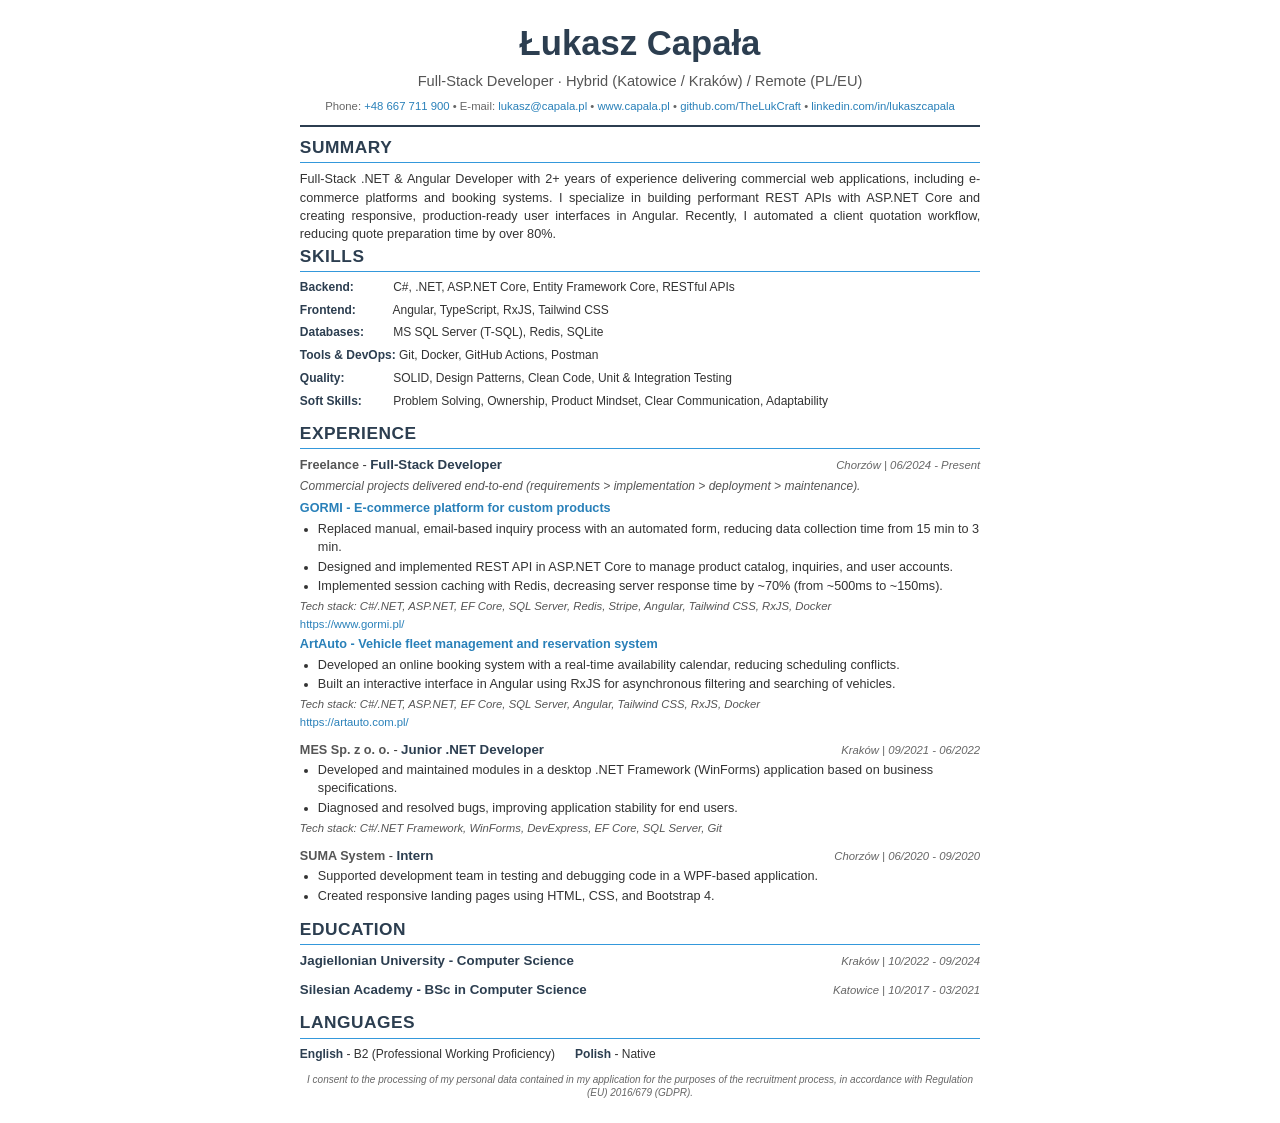
<file: cv.html>
<!DOCTYPE html>
<html lang="pl">
<head>
    <meta charset="UTF-8">
    <meta name="viewport" content="width=device-width, initial-scale=1.0">
    <title>Łukasz Capała - CV</title>
    <style>
        * {
            margin: 0;
            padding: 0;
            box-sizing: border-box;
        }

        @page {
            size: A4;
            margin: 0;
        }

        @media print {
            body {
                -webkit-print-color-adjust: exact;
                print-color-adjust: exact;
            }
        }

        body {
            font-family: 'Segoe UI', Tahoma, Geneva, Verdana, sans-serif;
            font-size: 9.5pt;
            line-height: 1.4;
            color: #333;
            background: white;
            width: 210mm;
            height: 297mm;
            margin: 0 auto;
            padding: 5mm 15mm 12mm 15mm;
        }

        .header {
            text-align: center;
            margin-bottom: 8px;
            border-bottom: 2px solid #2c3e50;
            padding-bottom: 10px;
        }

        .header h1 {
            font-size: 26pt;
            color: #2c3e50;
            margin-bottom: 4px;
            font-weight: 700;
        }

        .header .subtitle {
            font-size: 11pt;
            color: #555;
            margin-bottom: 6px;
        }

        .contact {
            font-size: 8.5pt;
            color: #666;
            line-height: 1.5;
        }

        .contact a {
            color: #2980b9;
            text-decoration: none;
        }

        .contact a:hover {
            text-decoration: underline;
        }

        .section {
            margin-bottom: 11px;
        }

        .section-title {
            font-size: 13pt;
            font-weight: 700;
            color: #2c3e50;
            border-bottom: 1.5px solid #3498db;
            padding-bottom: 3px;
            margin-bottom: 7px;
            text-transform: uppercase;
            letter-spacing: 0.5px;
        }

        .summary {
            text-align: justify;
            line-height: 1.45;
        }

        .skills-grid {
            display: grid;
            grid-template-columns: 1fr;
            gap: 6px;
            margin-bottom: 8px;
        }

        .skill-item {
            font-size: 9pt;
        }

        .skill-label {
            font-weight: 600;
            color: #2c3e50;
            display: inline-block;
            min-width: 90px;
        }

        .tech-badges {
            display: flex;
            gap: 8px;
            flex-wrap: wrap;
            margin-top: 6px;
        }

        .badge {
            background: #3498db;
            color: white;
            padding: 3px 10px;
            border-radius: 12px;
            font-size: 8.5pt;
            font-weight: 600;
        }

        .experience-item, .education-item {
            margin-bottom: 10px;
        }

        .exp-header {
            display: flex;
            justify-content: space-between;
            align-items: baseline;
            margin-bottom: 2px;
        }

        .exp-title {
            font-weight: 700;
            font-size: 10pt;
            color: #2c3e50;
        }

        .exp-company {
            font-weight: 600;
            color: #555;
        }

        .exp-period {
            font-size: 8.5pt;
            color: #666;
            font-style: italic;
        }

        .exp-location {
            font-size: 8.5pt;
            color: #666;
            margin-bottom: 3px;
        }

        .project-name {
            font-weight: 600;
            color: #2980b9;
            margin-top: 3px;
            margin-bottom: 2px;
            font-size: 9.5pt;
        }

        .exp-description {
            margin-left: 0;
            margin-top: 3px;
        }

        .exp-description li {
            margin-bottom: 2px;
            margin-left: 18px;
        }

        .tech-stack {
            font-size: 8.5pt;
            color: #555;
            margin-top: 3px;
            font-style: italic;
        }

        .project-link {
            font-size: 8.5pt;
            margin-top: 2px;
        }

        .project-link a {
            color: #2980b9;
            text-decoration: none;
        }

        .certifications {
            display: grid;
            grid-template-columns: 1fr 1fr;
            gap: 3px 12px;
        }

        .cert-item {
            font-size: 9pt;
        }

        .cert-name {
            font-weight: 600;
            color: #2c3e50;
        }

        .cert-issuer {
            color: #666;
            font-size: 8.5pt;
        }

        .languages {
            display: flex;
            gap: 20px;
        }

        .lang-item {
            font-size: 9pt;
        }

        .lang-name {
            font-weight: 600;
            color: #2c3e50;
        }

        .consent {
            font-size: 7.5pt;
            color: #666;
            text-align: center;
            margin-top: 10px;
            font-style: italic;
            line-height: 1.3;
        }

        .two-column {
            display: grid;
            grid-template-columns: 1fr 1fr;
            gap: 12px;
        }
    </style>
</head>
<body>
    <div class="header">
        <h1>Łukasz Capała</h1>
        <div class="subtitle">Full-Stack Developer · Hybrid (Katowice / Kraków) / Remote (PL/EU)</div>
        <div class="contact">
            Phone: <a href="tel:+48667711900">+48 667 711 900</a> • E-mail: <a href="mailto:lukasz@capala.pl">lukasz@capala.pl</a> • <a href="https://www.capala.pl" target="_blank">www.capala.pl</a> • <a href="https://github.com/TheLukCraft" target="_blank">github.com/TheLukCraft</a> • <a href="https://www.linkedin.com/in/lukaszcapala/" target="_blank">linkedin.com/in/lukaszcapala</a>
        </div>
    </div>

    <div class="section">
        <div class="section-title">Summary</div>
        <div class="summary">
            Full-Stack .NET & Angular Developer with 2+ years of experience delivering commercial web applications, including e-commerce platforms and booking systems. I specialize in building performant REST APIs with ASP.NET Core and creating responsive, production-ready user interfaces in Angular. Recently, I automated a client quotation workflow, reducing quote preparation time by over 80%.
    </div>

    <div class="section">
        <div class="section-title">Skills</div>
        <div class="skills-grid">
            <div class="skill-item">
                <span class="skill-label">Backend:</span> C#, .NET, ASP.NET Core, Entity Framework Core, RESTful APIs
            </div>
            <div class="skill-item">
                <span class="skill-label">Frontend:</span> Angular, TypeScript, RxJS, Tailwind CSS
            </div>
            <div class="skill-item">
                <span class="skill-label">Databases:</span> MS SQL Server (T-SQL), Redis, SQLite
            </div>
            <div class="skill-item">
                <span class="skill-label">Tools & DevOps:</span> Git, Docker, GitHub Actions, Postman
            </div>
            <div class="skill-item">
                <span class="skill-label">Quality:</span> SOLID, Design Patterns, Clean Code, Unit & Integration Testing
            </div>
                <div class="skill-item">
                <span class="skill-label">Soft Skills: </span> Problem Solving, Ownership, Product Mindset, Clear Communication, Adaptability
            </div>
        </div>
        <!-- <div class="tech-badges">
            <span class="badge">ASP.NET Core</span>
            <span class="badge">Angular</span>
            <span class="badge">SQL Server</span>
            <span class="badge">Docker</span>
            <span class="badge">Redis</span>
        </div> -->
    </div>

    <div class="section">
        <div class="section-title">Experience</div>
        
        <div class="experience-item">
            <div class="exp-header">
                <div>
                    <span class="exp-company">Freelance</span> - <span class="exp-title">Full-Stack Developer</span>
                </div>
                <div class="exp-period">Chorzów | 06/2024 - Present</div>
            </div>
            <div style="font-style: italic; margin-top: 3px; margin-bottom: 6px; font-size: 9pt; color: #555;">Commercial projects delivered end-to-end (requirements > implementation > deployment > maintenance).</div>
            
            <div class="project-name">GORMI - E-commerce platform for custom products</div>
            <ul class="exp-description">
                <li>Replaced manual, email-based inquiry process with an automated form, reducing data collection time from 15 min to 3 min.</li>
                <li>Designed and implemented REST API in ASP.NET Core to manage product catalog, inquiries, and user accounts.</li>
                <li>Implemented session caching with Redis, decreasing server response time by ~70% (from ~500ms to ~150ms).</li>
            </ul>
            <div class="tech-stack">Tech stack: C#/.NET, ASP.NET, EF Core, SQL Server, Redis, Stripe, Angular, Tailwind CSS, RxJS, Docker</div>
            <div class="project-link"><a href="https://www.gormi.pl/" target="_blank">https://www.gormi.pl/</a></div>

            <div class="project-name">ArtAuto - Vehicle fleet management and reservation system</div>
            <ul class="exp-description">
                <li>Developed an online booking system with a real-time availability calendar, reducing scheduling conflicts.</li>
                <li>Built an interactive interface in Angular using RxJS for asynchronous filtering and searching of vehicles.</li>
            </ul>
            <div class="tech-stack">Tech stack: C#/.NET, ASP.NET, EF Core, SQL Server, Angular, Tailwind CSS, RxJS, Docker</div>
            <div class="project-link"><a href="https://artauto.com.pl/" target="_blank">https://artauto.com.pl/</a></div>
        </div>

        <div class="experience-item">
            <div class="exp-header">
                <div>
                    <span class="exp-company">MES Sp. z o. o.</span> - <span class="exp-title">Junior .NET Developer</span>
                </div>
                <div class="exp-period">Kraków | 09/2021 - 06/2022</div>
            </div>
            <ul class="exp-description">
                <li>Developed and maintained modules in a desktop .NET Framework (WinForms) application based on business specifications.</li>
                <li>Diagnosed and resolved bugs, improving application stability for end users.</li>
            </ul>
            <div class="tech-stack">Tech stack: C#/.NET Framework, WinForms, DevExpress, EF Core, SQL Server, Git</div>
        </div>

        <div class="experience-item">
            <div class="exp-header">
                <div>
                    <span class="exp-company">SUMA System</span> - <span class="exp-title">Intern</span>
                </div>
                <div class="exp-period">Chorzów | 06/2020 - 09/2020</div>
            </div>
            <ul class="exp-description">
                <li>Supported development team in testing and debugging code in a WPF-based application.</li>
                <li>Created responsive landing pages using HTML, CSS, and Bootstrap 4.</li>
            </ul>
        </div>
    </div>

    <div class="section">
        <div class="section-title">Education</div>
        <div class="education-item">
            <div class="exp-header">
                <div class="exp-title">Jagiellonian University - Computer Science</div>
                <div class="exp-period">Kraków | 10/2022 - 09/2024</div>
            </div>
        </div>
        <div class="education-item">
            <div class="exp-header">
                <div class="exp-title">Silesian Academy - BSc in Computer Science</div>
                <div class="exp-period">Katowice | 10/2017 - 03/2021</div>
            </div>
        </div>
    </div>

    <!-- <div class="section">
        <div class="section-title">Certifications</div>
        <div class="certifications">
            <div class="cert-item">
                <div class="cert-name">Software Engineer</div>
                <div class="cert-issuer">HackerRank · 09/2024</div>
            </div>
            <div class="cert-item">
                <div class="cert-name">Problem Solving (Intermediate)</div>
                <div class="cert-issuer">HackerRank · 09/2024</div>
            </div>
            <div class="cert-item">
                <div class="cert-name">REST API (Intermediate)</div>
                <div class="cert-issuer">HackerRank · 09/2024</div>
            </div>
            <div class="cert-item">
                <div class="cert-name">SQL (Intermediate)</div>
                <div class="cert-issuer">HackerRank · 09/2024</div>
            </div>
        </div>
    </div> -->

    <div class="section">
        <div class="section-title">Languages</div>
        <div class="languages">
            <div class="lang-item">
                <span class="lang-name">English</span> - B2 (Professional Working Proficiency)
            </div>
            <div class="lang-item">
                <span class="lang-name">Polish</span> - Native
            </div>
        </div>
    </div>

    <div class="consent">
        I consent to the processing of my personal data contained in my application for the purposes of the recruitment process, in accordance with Regulation (EU) 2016/679 (GDPR).
</body>
</html>
</file>
